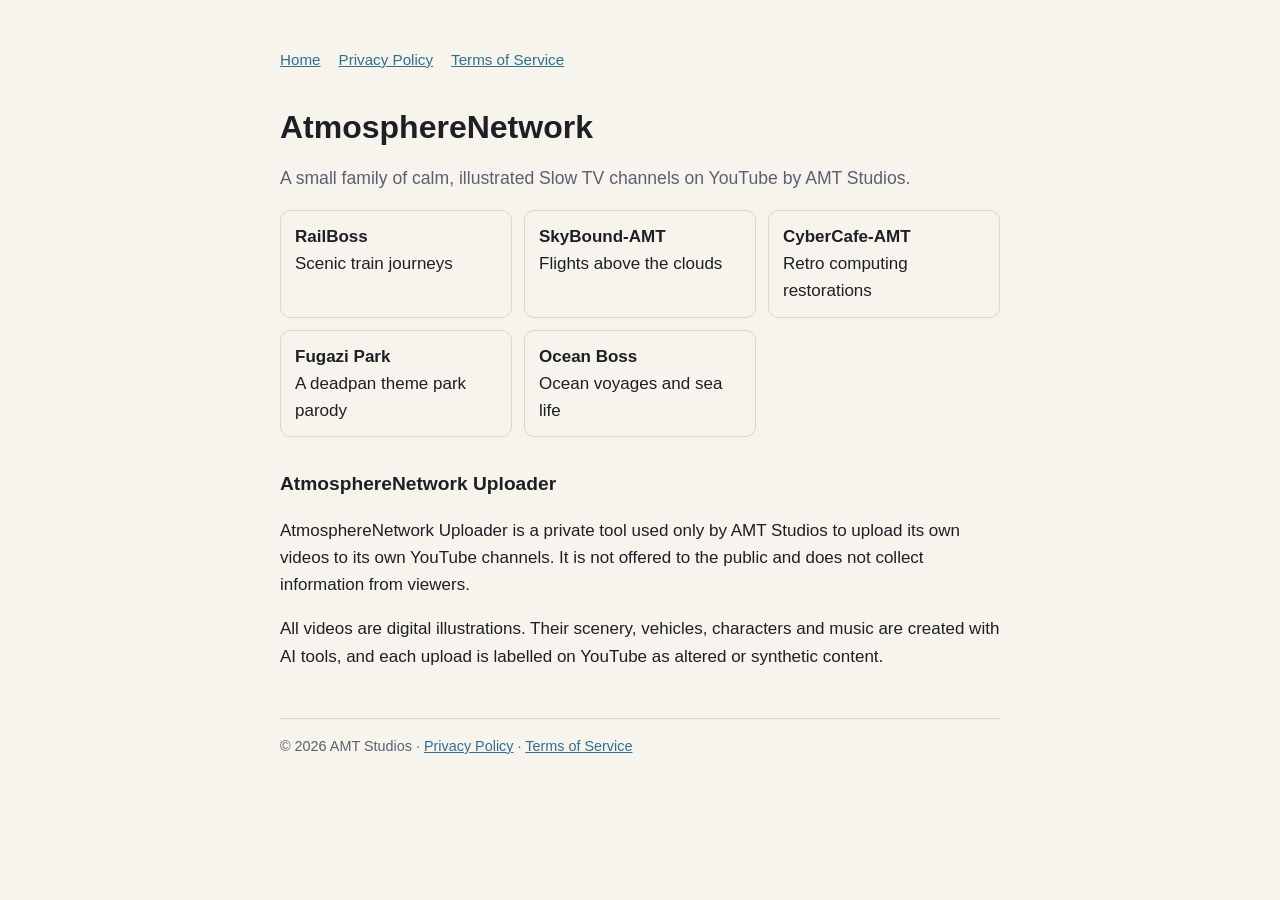
<file: index.html>
<!doctype html>
<html lang="en"><head><meta charset="utf-8"><meta name="viewport" content="width=device-width,initial-scale=1">
<title>AtmosphereNetwork</title><meta name="description" content="AtmosphereNetwork: illustrated Slow TV channels on YouTube.">
<link rel="stylesheet" href="style.css"></head>
<body><main>
<nav><a href="./">Home</a><a href="privacy.html">Privacy Policy</a><a href="terms.html">Terms of Service</a></nav>
<h1>AtmosphereNetwork</h1>
<p class="lead">A small family of calm, illustrated Slow TV channels on YouTube by AMT Studios.</p>
<ul class="channels">
<li><b>RailBoss</b>Scenic train journeys</li>
<li><b>SkyBound-AMT</b>Flights above the clouds</li>
<li><b>CyberCafe-AMT</b>Retro computing restorations</li>
<li><b>Fugazi Park</b>A deadpan theme park parody</li>
<li><b>Ocean Boss</b>Ocean voyages and sea life</li>
</ul>
<h2>AtmosphereNetwork Uploader</h2>
<p>AtmosphereNetwork Uploader is a private tool used only by AMT Studios to upload its own videos to its own
YouTube channels. It is not offered to the public and does not collect information from viewers.</p>
<p>All videos are digital illustrations. Their scenery, vehicles, characters and music are created with AI tools,
and each upload is labelled on YouTube as altered or synthetic content.</p>
<footer>&copy; 2026 AMT Studios &middot; <a href="privacy.html">Privacy Policy</a> &middot; <a href="terms.html">Terms of Service</a></footer>
</main></body></html>
</file>
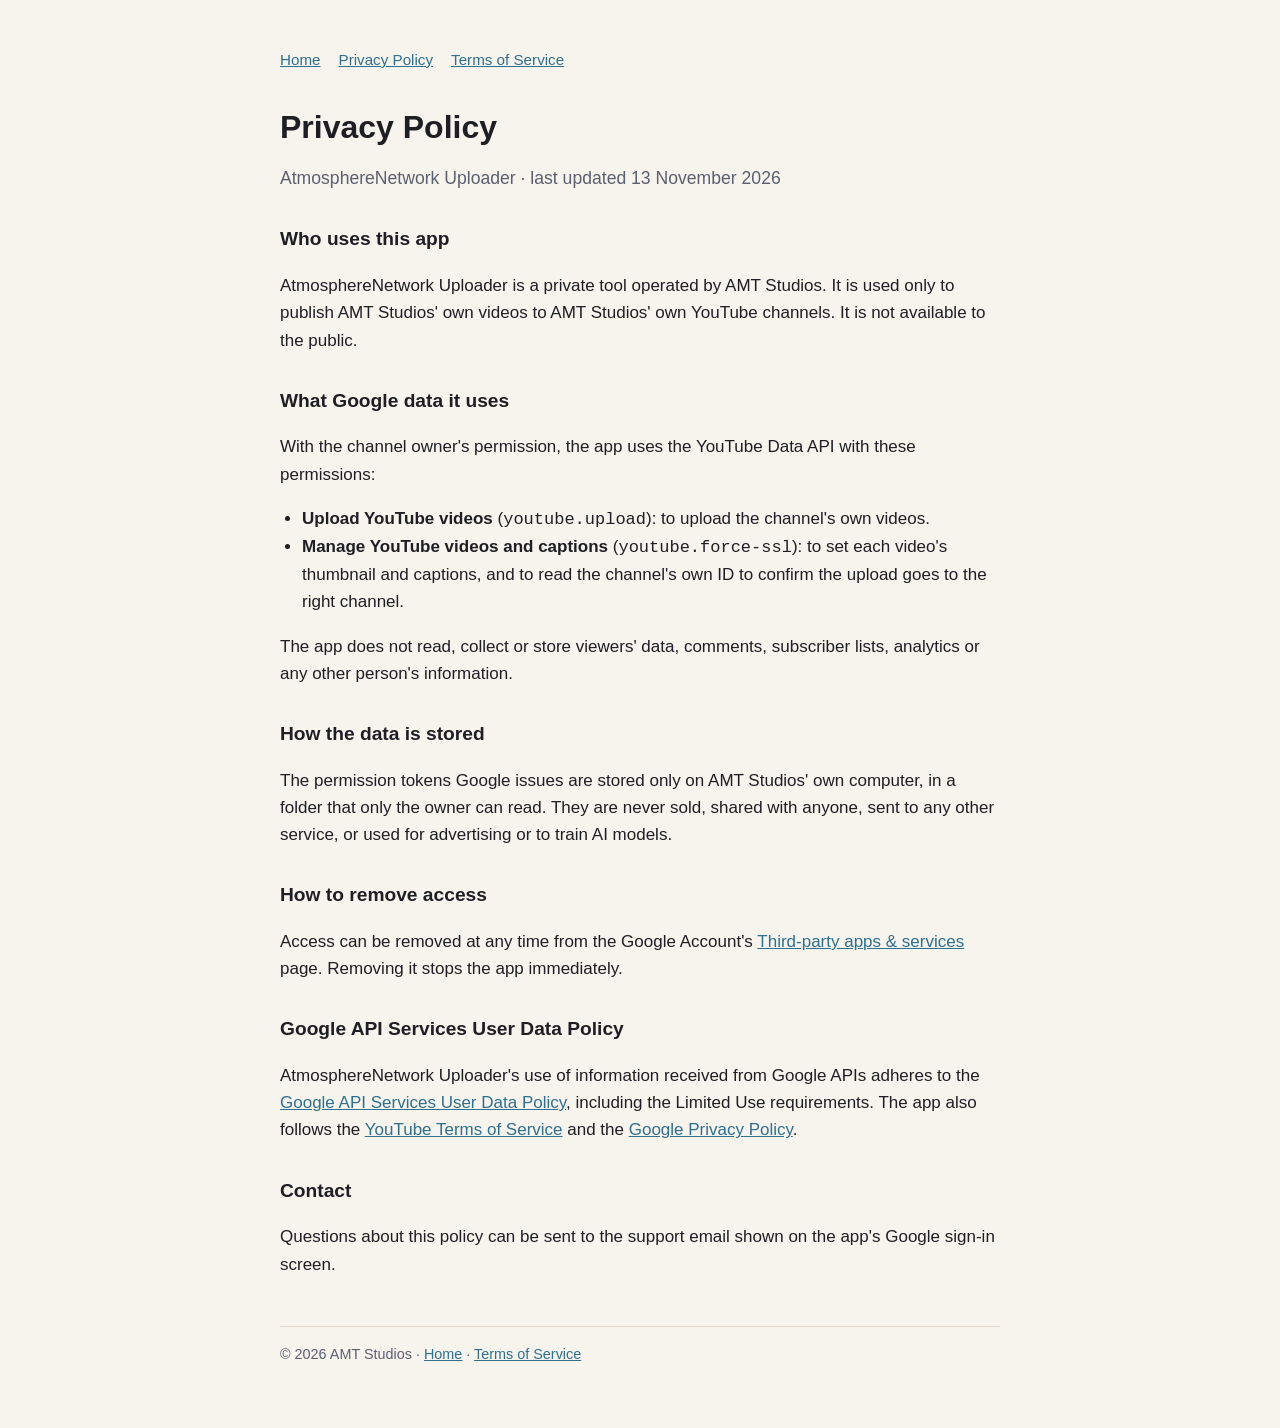
<file: privacy.html>
<!doctype html>
<html lang="en"><head><meta charset="utf-8"><meta name="viewport" content="width=device-width,initial-scale=1">
<title>Privacy Policy</title><meta name="description" content="Privacy policy for AtmosphereNetwork Uploader.">
<link rel="stylesheet" href="style.css"></head>
<body><main>
<nav><a href="./">Home</a><a href="privacy.html">Privacy Policy</a><a href="terms.html">Terms of Service</a></nav>
<h1>Privacy Policy</h1>
<p class="lead">AtmosphereNetwork Uploader &middot; last updated 13 November 2026</p>
<h2>Who uses this app</h2>
<p>AtmosphereNetwork Uploader is a private tool operated by AMT Studios. It is used only to publish AMT Studios'
own videos to AMT Studios' own YouTube channels. It is not available to the public.</p>
<h2>What Google data it uses</h2>
<p>With the channel owner's permission, the app uses the YouTube Data API with these permissions:</p>
<ul>
<li><b>Upload YouTube videos</b> (<code>youtube.upload</code>): to upload the channel's own videos.</li>
<li><b>Manage YouTube videos and captions</b> (<code>youtube.force-ssl</code>): to set each video's thumbnail and
captions, and to read the channel's own ID to confirm the upload goes to the right channel.</li>
</ul>
<p>The app does not read, collect or store viewers' data, comments, subscriber lists, analytics or any other
person's information.</p>
<h2>How the data is stored</h2>
<p>The permission tokens Google issues are stored only on AMT Studios' own computer, in a folder that only the
owner can read. They are never sold, shared with anyone, sent to any other service, or used for advertising or
to train AI models.</p>
<h2>How to remove access</h2>
<p>Access can be removed at any time from the Google Account's
<a href="https://myaccount.google.com/permissions">Third-party apps &amp; services</a> page. Removing it stops
the app immediately.</p>
<h2>Google API Services User Data Policy</h2>
<p>AtmosphereNetwork Uploader's use of information received from Google APIs adheres to the
<a href="https://developers.google.com/terms/api-services-user-data-policy">Google API Services User Data Policy</a>,
including the Limited Use requirements. The app also follows the
<a href="https://www.youtube.com/t/terms">YouTube Terms of Service</a> and the
<a href="https://policies.google.com/privacy">Google Privacy Policy</a>.</p>
<h2>Contact</h2>
<p>Questions about this policy can be sent to the support email shown on the app's Google sign-in screen.</p>
<footer>&copy; 2026 AMT Studios &middot; <a href="./">Home</a> &middot; <a href="terms.html">Terms of Service</a></footer>
</main></body></html>
</file>
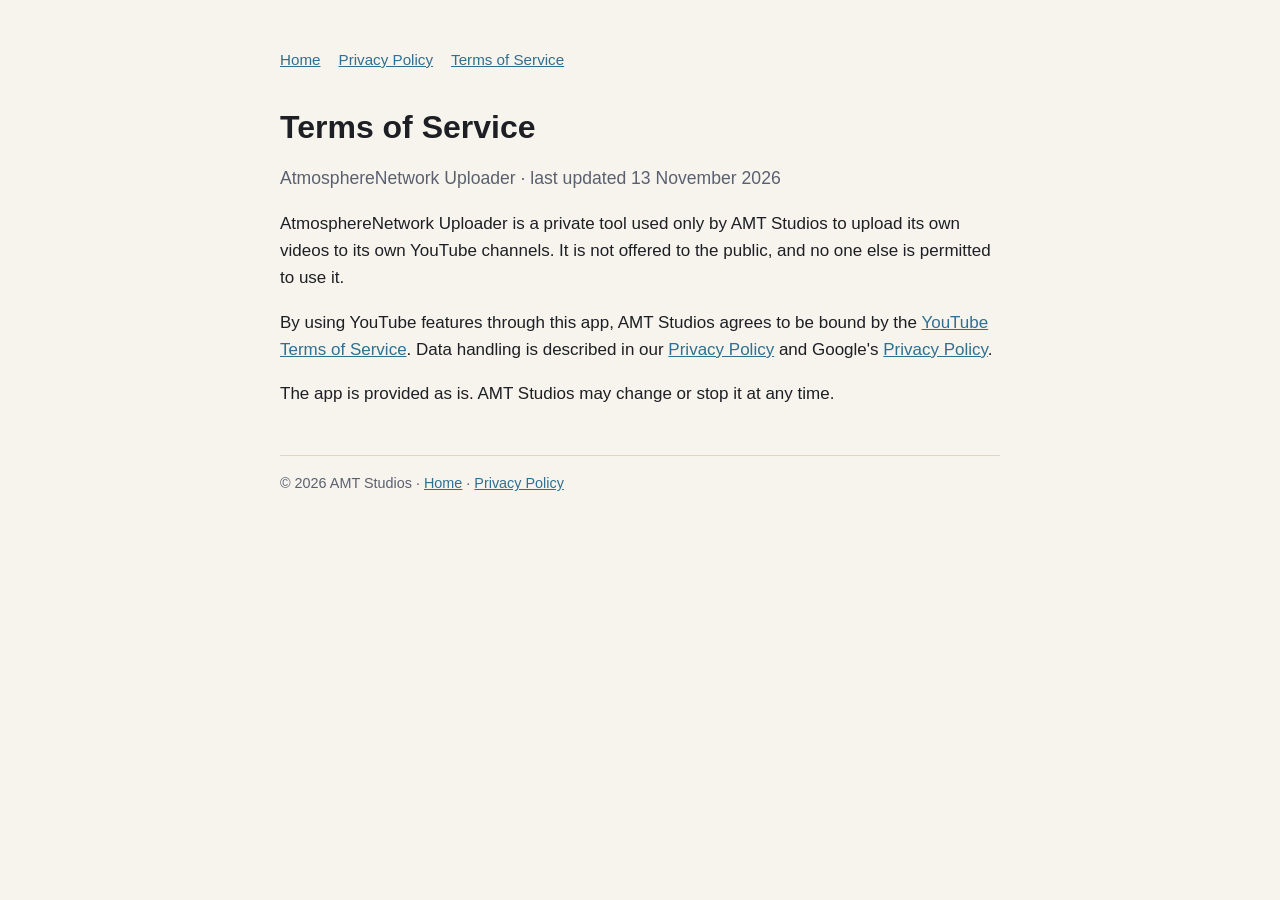
<file: terms.html>
<!doctype html>
<html lang="en"><head><meta charset="utf-8"><meta name="viewport" content="width=device-width,initial-scale=1">
<title>Terms of Service</title><meta name="description" content="Terms of service for AtmosphereNetwork Uploader.">
<link rel="stylesheet" href="style.css"></head>
<body><main>
<nav><a href="./">Home</a><a href="privacy.html">Privacy Policy</a><a href="terms.html">Terms of Service</a></nav>
<h1>Terms of Service</h1>
<p class="lead">AtmosphereNetwork Uploader &middot; last updated 13 November 2026</p>
<p>AtmosphereNetwork Uploader is a private tool used only by AMT Studios to upload its own videos to its own YouTube
channels. It is not offered to the public, and no one else is permitted to use it.</p>
<p>By using YouTube features through this app, AMT Studios agrees to be bound by the
<a href="https://www.youtube.com/t/terms">YouTube Terms of Service</a>. Data handling is described in our
<a href="privacy.html">Privacy Policy</a> and Google's <a href="https://policies.google.com/privacy">Privacy Policy</a>.</p>
<p>The app is provided as is. AMT Studios may change or stop it at any time.</p>
<footer>&copy; 2026 AMT Studios &middot; <a href="./">Home</a> &middot; <a href="privacy.html">Privacy Policy</a></footer>
</main></body></html>
</file>
<file: style.css>
:root{--bg:#f7f4ee;--ink:#1d1f24;--muted:#5b6070;--line:#ddd6c8;--accent:#2f6f8f}
@media (prefers-color-scheme:dark){:root{--bg:#15171c;--ink:#ece8df;--muted:#a7abb6;--line:#2c3038;--accent:#7cc0de}}
*{box-sizing:border-box}body{margin:0;background:var(--bg);color:var(--ink);font:17px/1.6 -apple-system,BlinkMacSystemFont,"Segoe UI",sans-serif}
main{max-width:760px;margin:0 auto;padding:48px 20px 64px}h1{font-size:2rem;line-height:1.2;margin:0 0 8px}h2{font-size:1.2rem;margin:32px 0 8px}
p,li{color:var(--ink)}.lead{color:var(--muted);font-size:1.1rem}a{color:var(--accent)}ul{padding-left:22px}
nav{display:flex;gap:18px;flex-wrap:wrap;margin-bottom:36px;font-size:.95rem}footer{margin-top:48px;padding-top:16px;border-top:1px solid var(--line);color:var(--muted);font-size:.9rem}
.channels{display:grid;grid-template-columns:repeat(auto-fit,minmax(200px,1fr));gap:12px;padding:0;list-style:none}
.channels li{border:1px solid var(--line);border-radius:10px;padding:12px 14px}.channels b{display:block}
</file>
